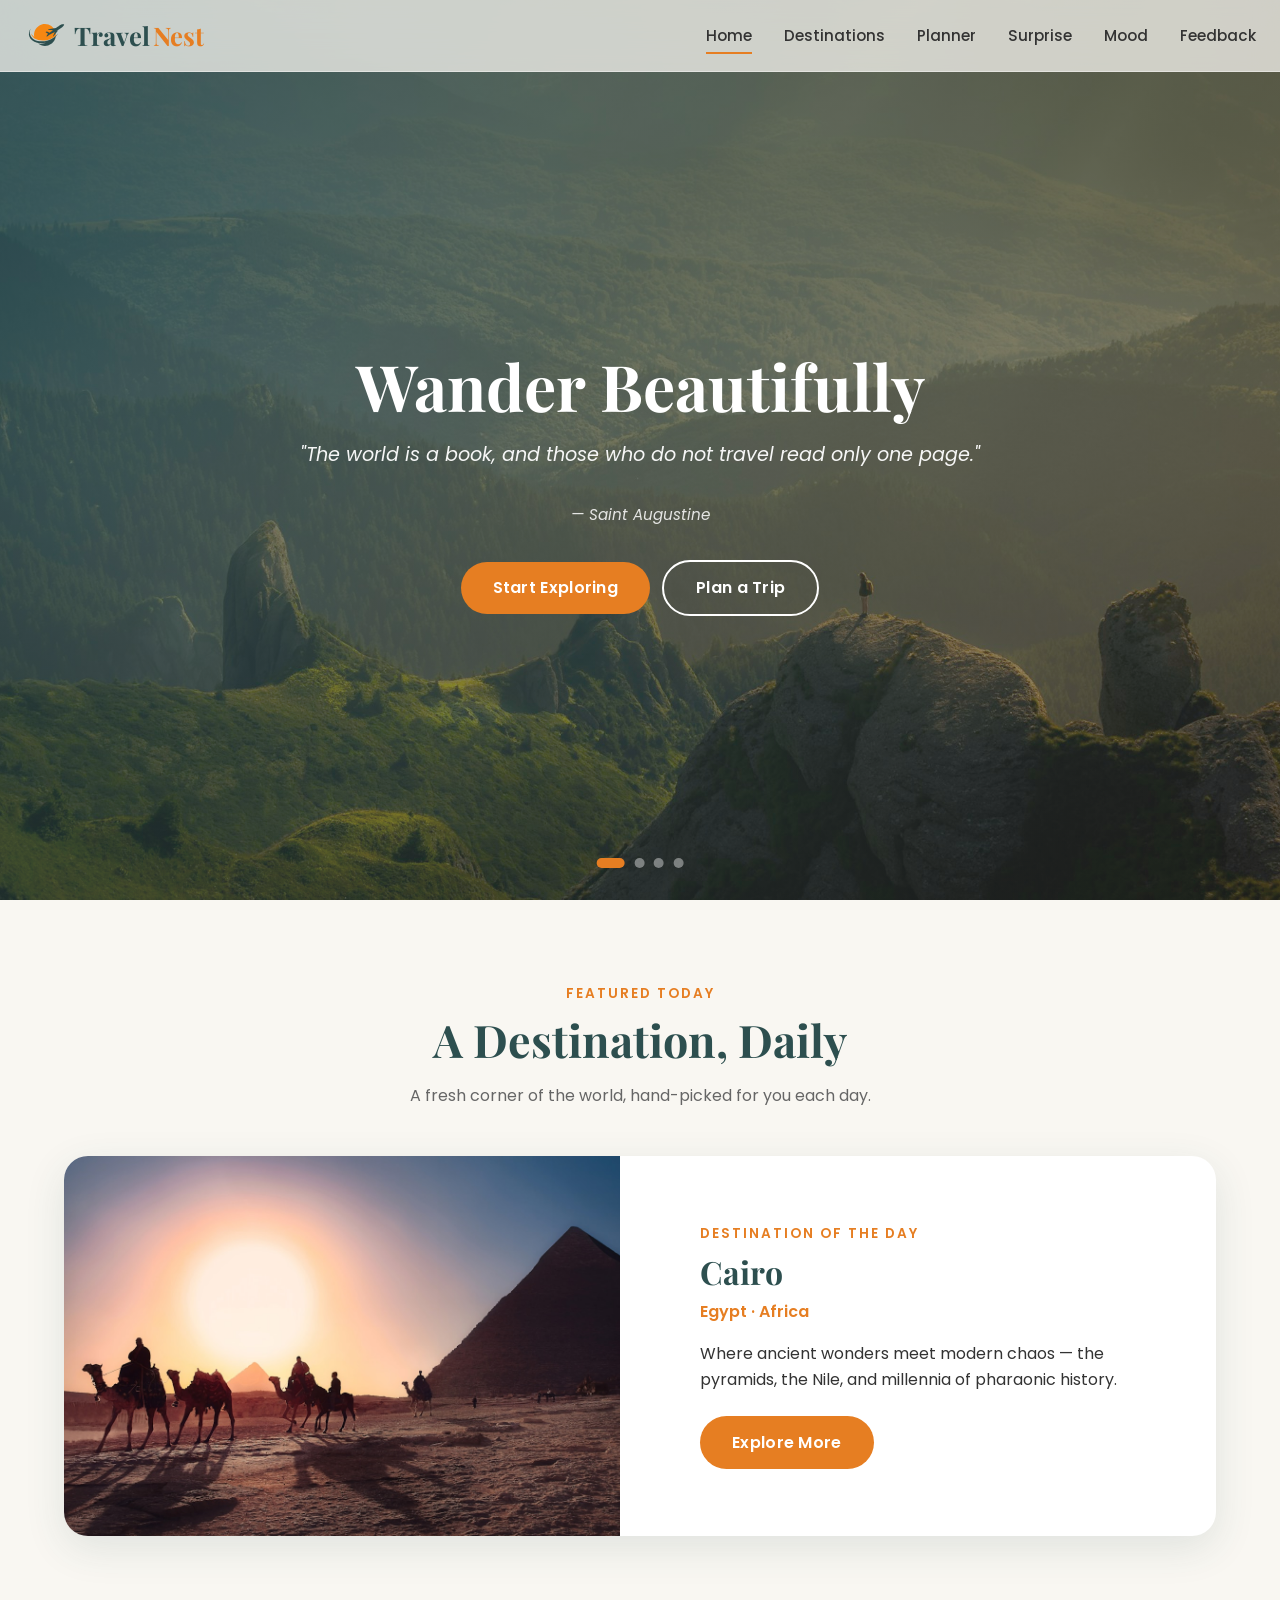
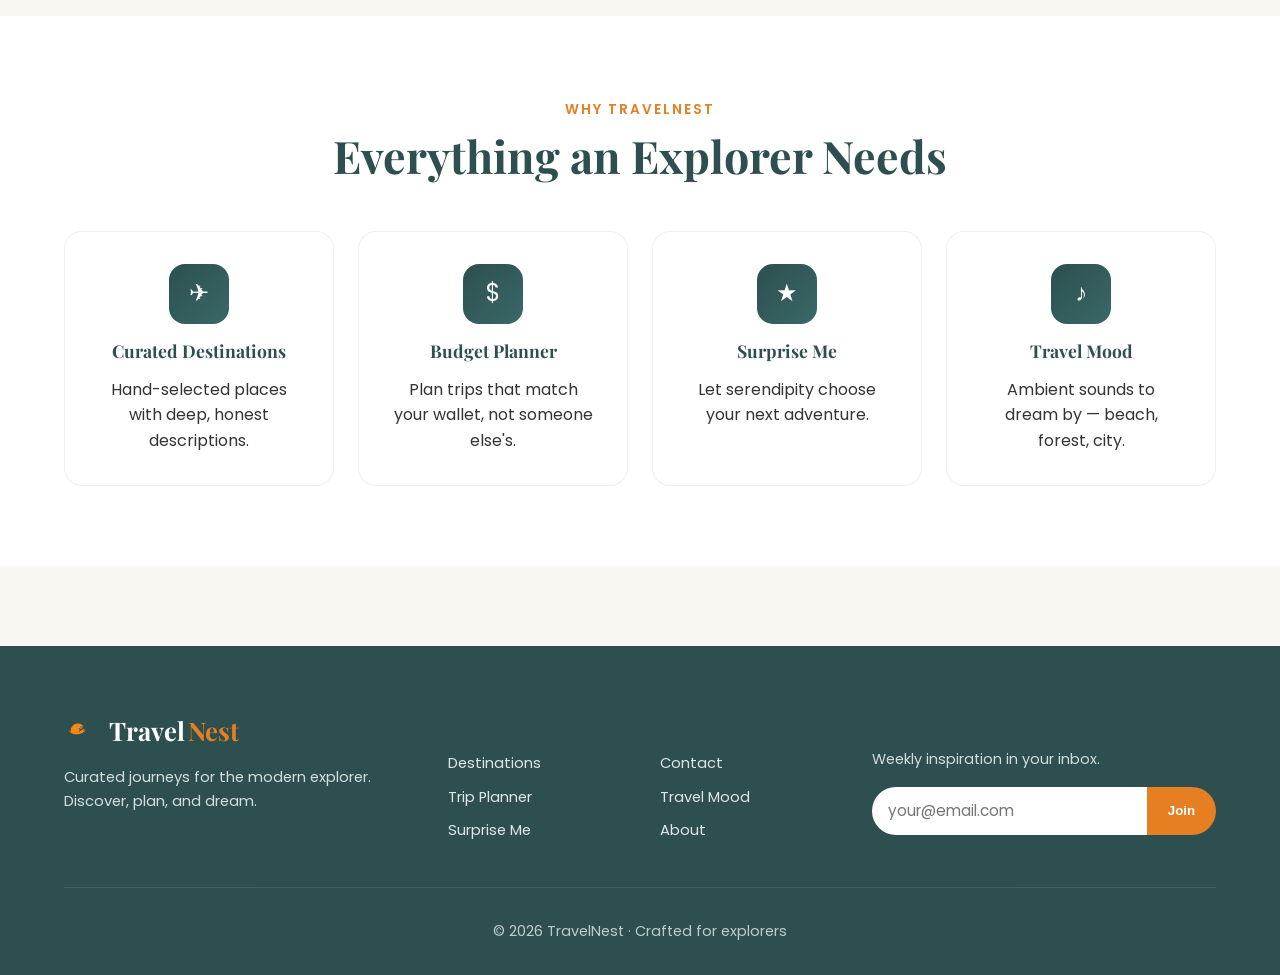
<file: index.html>
<!DOCTYPE html><html lang="en"><head><meta charset="UTF-8"><meta name="viewport" content="width=device-width,initial-scale=1">
<link rel="manifest" href="manifest.json">
<meta name="theme-color" content="#2D4F4F">
<link rel="icon" href="icons/favicon.svg" type="image/svg+xml">
<link rel="apple-touch-icon" href="icons/icon-512.png">
<link rel="preconnect" href="https://fonts.googleapis.com">
<link rel="preconnect" href="https://fonts.gstatic.com" crossorigin>
<link href="https://fonts.googleapis.com/css2?family=Playfair+Display:wght@600;700&family=Poppins:wght@300;400;500;600;700&display=swap" rel="stylesheet">
<link rel="stylesheet" href="css/styles.css"><title>TravelNest — Curated Journeys for Modern Explorers</title>
<meta name="description" content="Discover handpicked destinations, plan your trip budget, and find your travel mood with TravelNest.">
</head><body>
<nav class="nav"><div class="nav-inner">
<a href="index.html" class="logo"><img src="icons/logo.svg" alt="TravelNest logo" class="brand-logo">Travel<span>Nest</span></a>
<ul class="nav-links">
<li><a href="index.html">Home</a></li>
<li><a href="destinations.html">Destinations</a></li>
<li><a href="planner.html">Planner</a></li>
<li><a href="random.html">Surprise</a></li>
<li><a href="mood.html">Mood</a></li>
<li><a href="feedback.html">Feedback</a></li>
</ul>
<button class="hamburger" aria-label="Menu"><span></span><span></span><span></span></button>
</div></nav>
<header class="hero"><div id="hero-stage"></div>
<div class="hero-content"><h1>Wander Beautifully</h1>
<p id="hero-quote">"The world is a book, and those who do not travel read only one page."</p>
<p id="hero-author" style="font-size:.95rem;opacity:.85;margin-bottom:2rem">— Saint Augustine</p>
<a href="destinations.html" class="btn">Start Exploring</a>
<a href="planner.html" class="btn btn-outline" style="margin-left:.5rem;color:#fff;border-color:#fff">Plan a Trip</a></div>
<div class="hero-dots" id="hero-dots"></div></header>

<section class="section"><div class="container">
<div class="section-head reveal"><span class="eyebrow">Featured Today</span><h2>A Destination, Daily</h2><p>A fresh corner of the world, hand-picked for you each day.</p></div>
<div class="dotd reveal" id="dotd"></div>
</div></section>

<section class="section" style="background:#fff"><div class="container">
<div class="section-head reveal"><span class="eyebrow">Why TravelNest</span><h2>Everything an Explorer Needs</h2></div>
<div class="features">
<div class="feature reveal"><div class="feature-icon">✈</div><h3>Curated Destinations</h3><p>Hand-selected places with deep, honest descriptions.</p></div>
<div class="feature reveal"><div class="feature-icon">$</div><h3>Budget Planner</h3><p>Plan trips that match your wallet, not someone else's.</p></div>
<div class="feature reveal"><div class="feature-icon">★</div><h3>Surprise Me</h3><p>Let serendipity choose your next adventure.</p></div>
<div class="feature reveal"><div class="feature-icon">♪</div><h3>Travel Mood</h3><p>Ambient sounds to dream by — beach, forest, city.</p></div>
</div></div></section>

<footer><div class="container"><div class="footer-grid">
<div><div class="logo" style="color:#fff"><img src="icons/logo.svg" alt="TravelNest logo" class="footer-logo">Travel<span>Nest</span></div><p style="opacity:.8;margin-top:.8rem;font-size:.92rem">Curated journeys for the modern explorer. Discover, plan, and dream.</p></div>
<div><h3>Explore</h3><a href="destinations.html">Destinations</a><a href="planner.html">Trip Planner</a><a href="random.html">Surprise Me</a></div>
<div><h3>Company</h3><a href="feedback.html">Contact</a><a href="mood.html">Travel Mood</a><a href="#">About</a></div>
<div><h3>Newsletter</h3><p style="opacity:.8;font-size:.9rem">Weekly inspiration in your inbox.</p>
<form id="newsletter-form" class="newsletter"><input type="email" placeholder="your@email.com" required><button type="submit">Join</button></form></div>
</div><div class="footer-bottom">© 2026 TravelNest · Crafted for explorers</div></div></footer>
<div class="modal" id="modal"><div class="modal-box" id="modal-body"></div></div>
<script src="js/data.js"></script><script src="js/main.js"></script>
<script>initHome();</script></body></html>
</file>
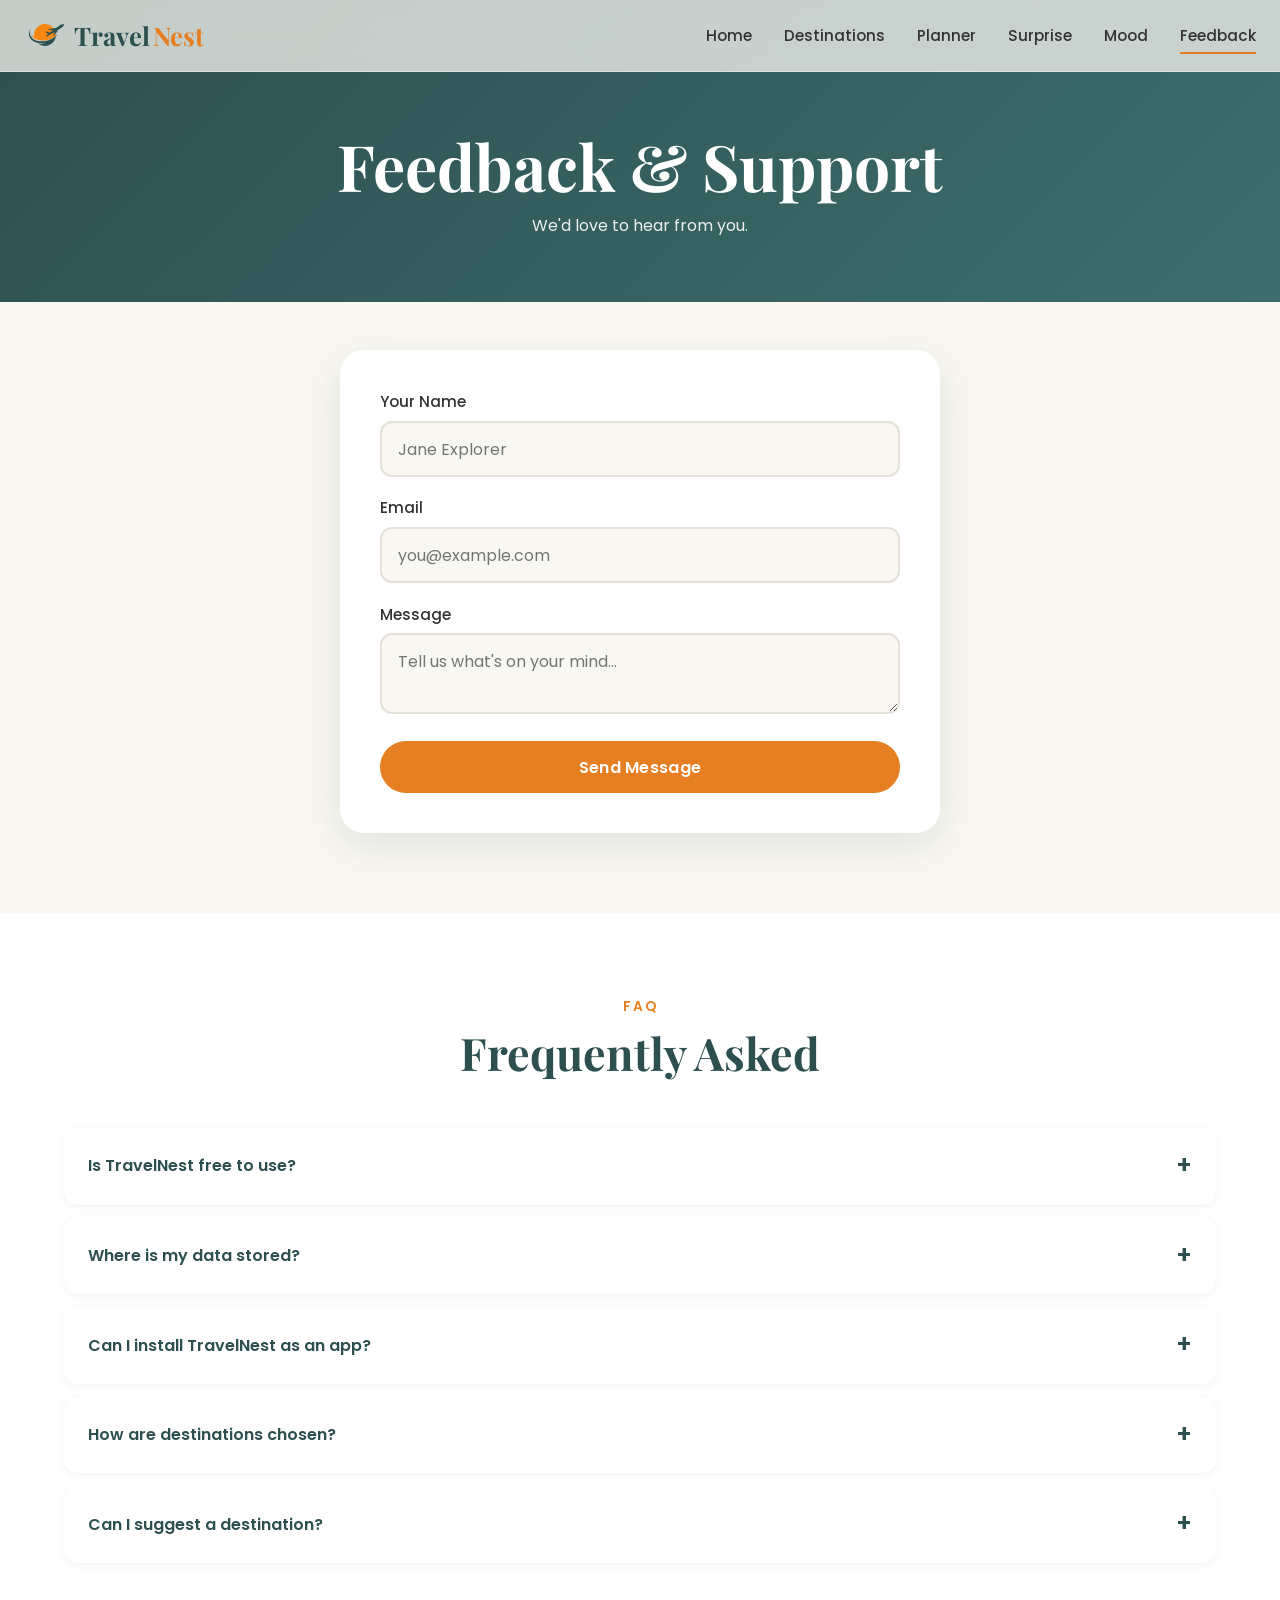
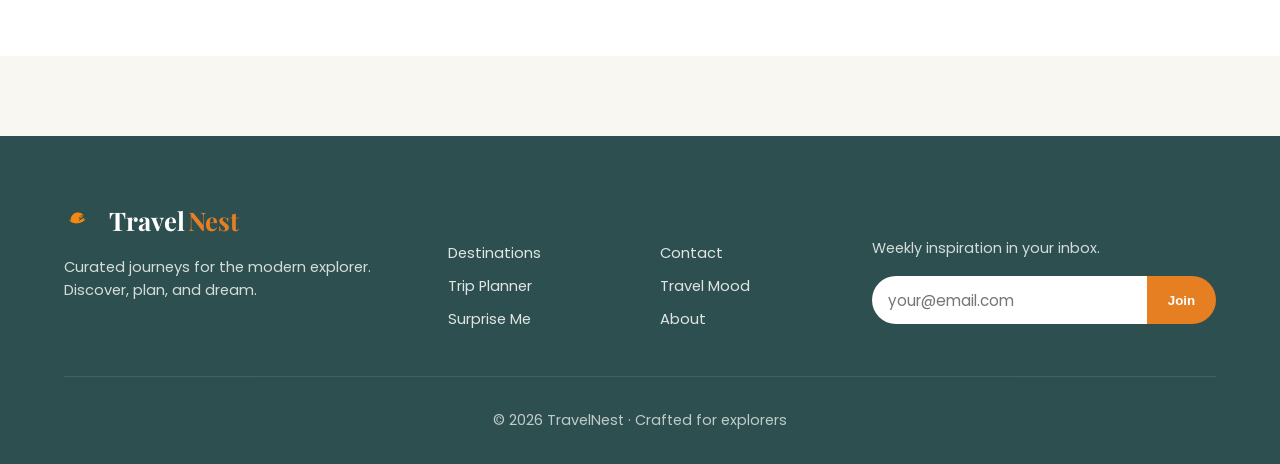
<file: feedback.html>
<!DOCTYPE html><html lang="en"><head><meta charset="UTF-8"><meta name="viewport" content="width=device-width,initial-scale=1">
<link rel="manifest" href="manifest.json">
<meta name="theme-color" content="#2D4F4F">
<link rel="icon" href="icons/favicon.svg" type="image/svg+xml">
<link rel="apple-touch-icon" href="icons/icon-512.png">
<link rel="preconnect" href="https://fonts.googleapis.com">
<link rel="preconnect" href="https://fonts.gstatic.com" crossorigin>
<link href="https://fonts.googleapis.com/css2?family=Playfair+Display:wght@600;700&family=Poppins:wght@300;400;500;600;700&display=swap" rel="stylesheet">
<link rel="stylesheet" href="css/styles.css"><title>Feedback & Support — TravelNest</title>
<meta name="description" content="Get in touch with TravelNest and browse common questions.">
</head><body>
<nav class="nav"><div class="nav-inner">
<a href="index.html" class="logo"><img src="icons/logo.svg" alt="TravelNest logo" class="brand-logo">Travel<span>Nest</span></a>
<ul class="nav-links">
<li><a href="index.html">Home</a></li>
<li><a href="destinations.html">Destinations</a></li>
<li><a href="planner.html">Planner</a></li>
<li><a href="random.html">Surprise</a></li>
<li><a href="mood.html">Mood</a></li>
<li><a href="feedback.html">Feedback</a></li>
</ul>
<button class="hamburger" aria-label="Menu"><span></span><span></span><span></span></button>
</div></nav>
<section class="page-hero"><h1>Feedback & Support</h1><p>We'd love to hear from you.</p></section>
<div class="section" style="padding-top:0"><div class="container">
<div class="form-card reveal">
<div class="success" id="fb-success"></div>
<form id="feedback-form" novalidate>
<div class="field"><label>Your Name</label><input type="text" name="name" placeholder="Jane Explorer"><div class="error" id="e-name"></div></div>
<div class="field"><label>Email</label><input type="email" name="email" placeholder="you@example.com"><div class="error" id="e-email"></div></div>
<div class="field"><label>Message</label><textarea name="message" placeholder="Tell us what's on your mind…"></textarea><div class="error" id="e-msg"></div></div>
<button class="btn" type="submit" style="width:100%">Send Message</button>
</form>
</div>
</div></div>

<section class="section" style="background:#fff"><div class="container">
<div class="section-head reveal"><span class="eyebrow">FAQ</span><h2>Frequently Asked</h2></div>
<div class="faq reveal">
<div class="faq-item"><div class="faq-q">Is TravelNest free to use?</div><div class="faq-a"><p>Yes — every feature on TravelNest is free. We're a discovery platform first.</p></div></div>
<div class="faq-item"><div class="faq-q">Where is my data stored?</div><div class="faq-a"><p>Your saved budgets, wishlist, and feedback live in your browser's localStorage — nothing leaves your device.</p></div></div>
<div class="faq-item"><div class="faq-q">Can I install TravelNest as an app?</div><div class="faq-a"><p>Absolutely. TravelNest is a Progressive Web App — add it to your home screen from your browser menu.</p></div></div>
<div class="faq-item"><div class="faq-q">How are destinations chosen?</div><div class="faq-a"><p>Our team curates each destination by hand, focusing on cultural depth, natural beauty, and traveler value.</p></div></div>
<div class="faq-item"><div class="faq-q">Can I suggest a destination?</div><div class="faq-a"><p>Yes — please use the form above and tell us where we should go next.</p></div></div>
</div>
</div></section>
<footer><div class="container"><div class="footer-grid">
<div><div class="logo" style="color:#fff"><img src="icons/logo.svg" alt="TravelNest logo" class="footer-logo">Travel<span>Nest</span></div><p style="opacity:.8;margin-top:.8rem;font-size:.92rem">Curated journeys for the modern explorer. Discover, plan, and dream.</p></div>
<div><h3>Explore</h3><a href="destinations.html">Destinations</a><a href="planner.html">Trip Planner</a><a href="random.html">Surprise Me</a></div>
<div><h3>Company</h3><a href="feedback.html">Contact</a><a href="mood.html">Travel Mood</a><a href="#">About</a></div>
<div><h3>Newsletter</h3><p style="opacity:.8;font-size:.9rem">Weekly inspiration in your inbox.</p>
<form id="newsletter-form" class="newsletter"><input type="email" placeholder="your@email.com" required><button type="submit">Join</button></form></div>
</div><div class="footer-bottom">© 2026 TravelNest · Crafted for explorers</div></div></footer>
<script src="js/data.js"></script><script src="js/main.js"></script><script>initFeedback();</script>
</body></html>
</file>
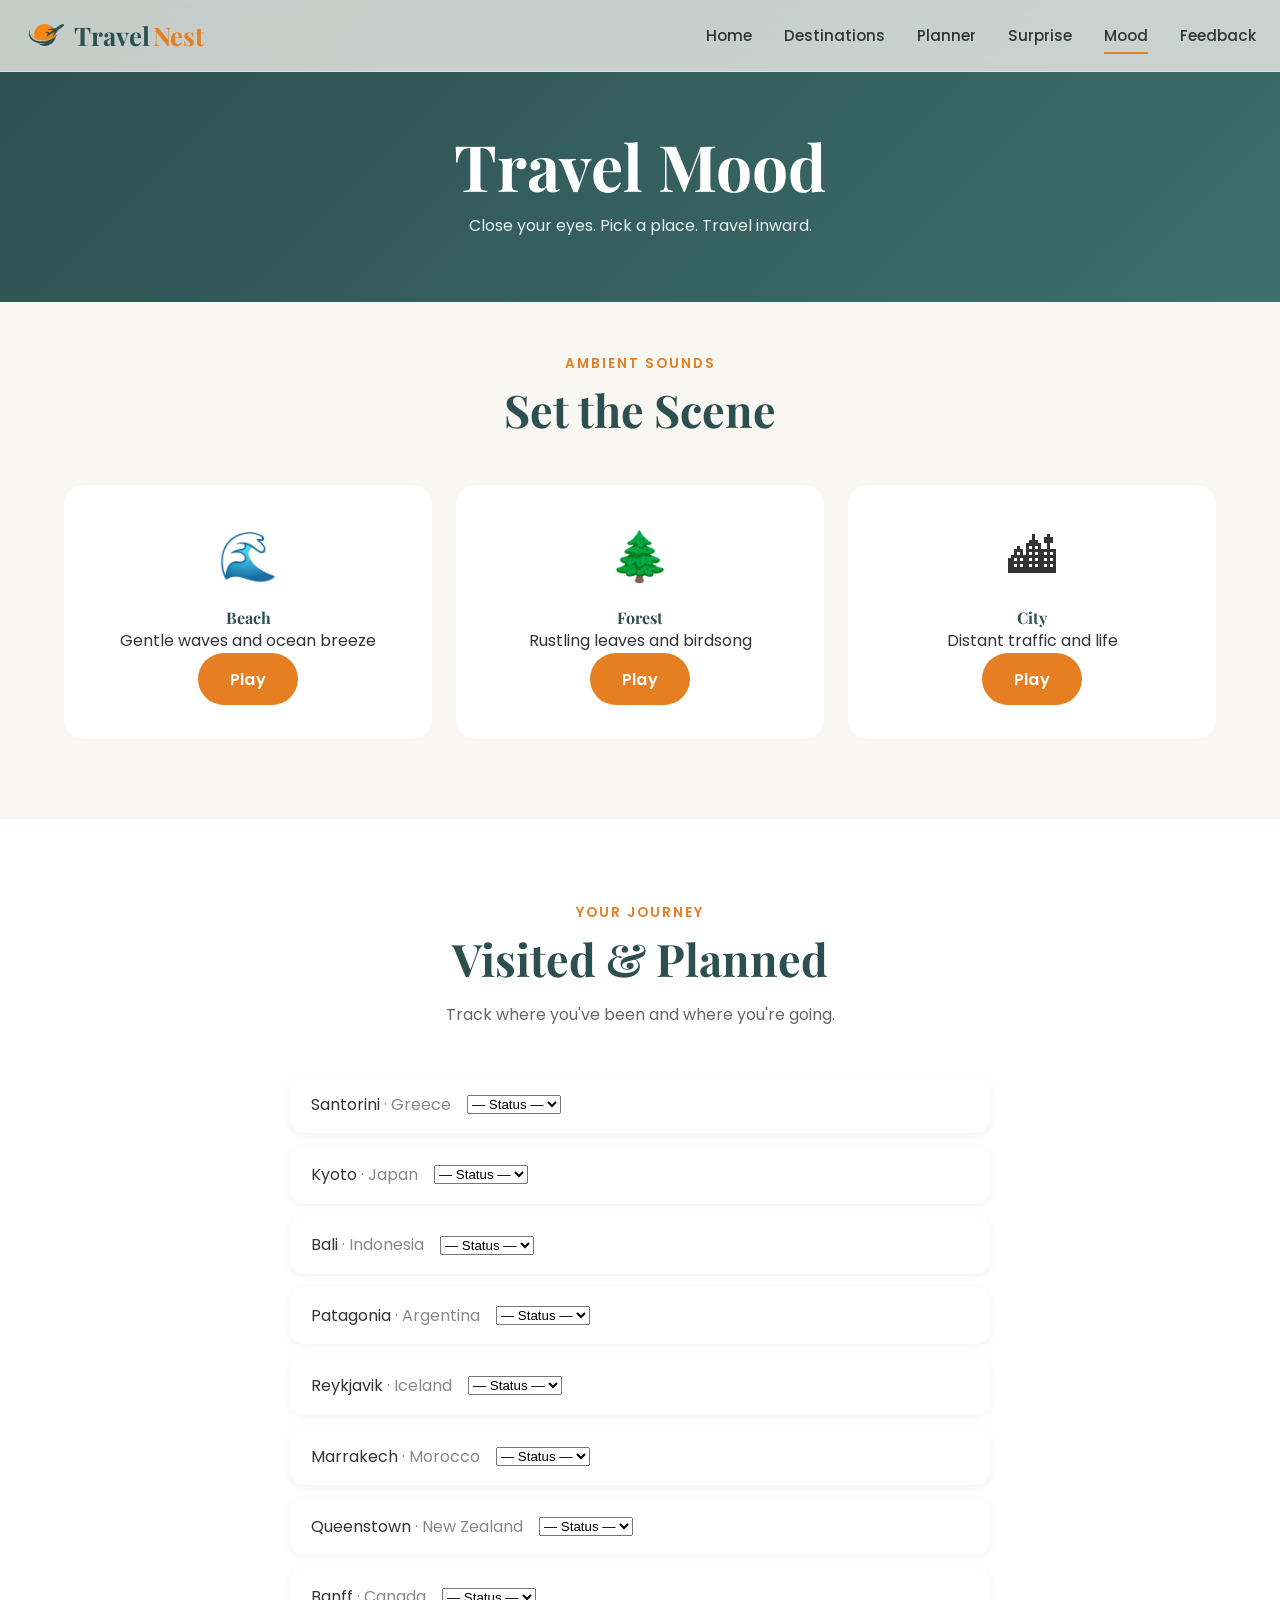
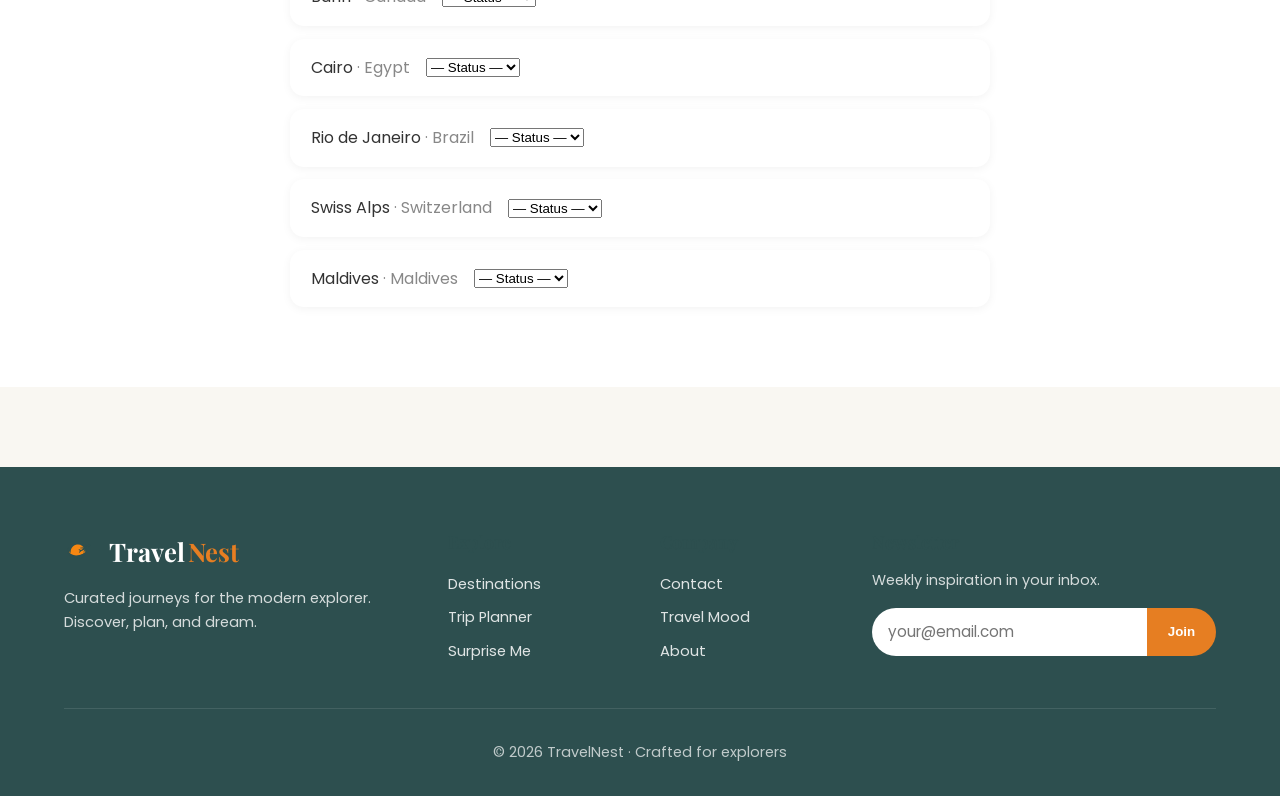
<file: mood.html>
<!DOCTYPE html><html lang="en"><head><meta charset="UTF-8"><meta name="viewport" content="width=device-width,initial-scale=1">
<link rel="manifest" href="manifest.json">
<meta name="theme-color" content="#2D4F4F">
<link rel="icon" href="icons/favicon.svg" type="image/svg+xml">
<link rel="apple-touch-icon" href="icons/icon-512.png">
<link rel="preconnect" href="https://fonts.googleapis.com">
<link rel="preconnect" href="https://fonts.gstatic.com" crossorigin>
<link href="https://fonts.googleapis.com/css2?family=Playfair+Display:wght@600;700&family=Poppins:wght@300;400;500;600;700&display=swap" rel="stylesheet">
<link rel="stylesheet" href="css/styles.css"><title>Travel Mood — TravelNest</title>
<meta name="description" content="Set the mood with ambient travel sounds and track your destinations.">
</head><body>
<nav class="nav"><div class="nav-inner">
<a href="index.html" class="logo"><img src="icons/logo.svg" alt="TravelNest logo" class="brand-logo">Travel<span>Nest</span></a>
<ul class="nav-links">
<li><a href="index.html">Home</a></li>
<li><a href="destinations.html">Destinations</a></li>
<li><a href="planner.html">Planner</a></li>
<li><a href="random.html">Surprise</a></li>
<li><a href="mood.html">Mood</a></li>
<li><a href="feedback.html">Feedback</a></li>
</ul>
<button class="hamburger" aria-label="Menu"><span></span><span></span><span></span></button>
</div></nav>
<section class="page-hero"><h1>Travel Mood</h1><p>Close your eyes. Pick a place. Travel inward.</p></section>
<div class="section" style="padding-top:0"><div class="container">
<div class="section-head reveal"><span class="eyebrow">Ambient Sounds</span><h2>Set the Scene</h2></div>
<div class="mood-grid" id="mood-grid">
<div class="mood-card reveal" data-mood="beach"><div class="mood-icon">🌊</div><h4>Beach</h4><p>Gentle waves and ocean breeze</p><button class="btn">Play</button></div>
<div class="mood-card reveal" data-mood="forest"><div class="mood-icon">🌲</div><h4>Forest</h4><p>Rustling leaves and birdsong</p><button class="btn">Play</button></div>
<div class="mood-card reveal" data-mood="city"><div class="mood-icon">🏙</div><h4>City</h4><p>Distant traffic and life</p><button class="btn">Play</button></div>
</div>
</div></div>
<section class="section" style="background:#fff"><div class="container">
<div class="section-head reveal"><span class="eyebrow">Your Journey</span><h2>Visited & Planned</h2><p>Track where you've been and where you're going.</p></div>
<div class="checklist reveal" id="checklist"></div>
</div></section>
<footer><div class="container"><div class="footer-grid">
<div><div class="logo" style="color:#fff"><img src="icons/logo.svg" alt="TravelNest logo" class="footer-logo">Travel<span>Nest</span></div><p style="opacity:.8;margin-top:.8rem;font-size:.92rem">Curated journeys for the modern explorer. Discover, plan, and dream.</p></div>
<div><h3>Explore</h3><a href="destinations.html">Destinations</a><a href="planner.html">Trip Planner</a><a href="random.html">Surprise Me</a></div>
<div><h3>Company</h3><a href="feedback.html">Contact</a><a href="mood.html">Travel Mood</a><a href="#">About</a></div>
<div><h3>Newsletter</h3><p style="opacity:.8;font-size:.9rem">Weekly inspiration in your inbox.</p>
<form id="newsletter-form" class="newsletter"><input type="email" placeholder="your@email.com" required><button type="submit">Join</button></form></div>
</div><div class="footer-bottom">© 2026 TravelNest · Crafted for explorers</div></div></footer>
<script src="js/data.js"></script><script src="js/main.js"></script><script>initMood();</script>
</body></html>
</file>
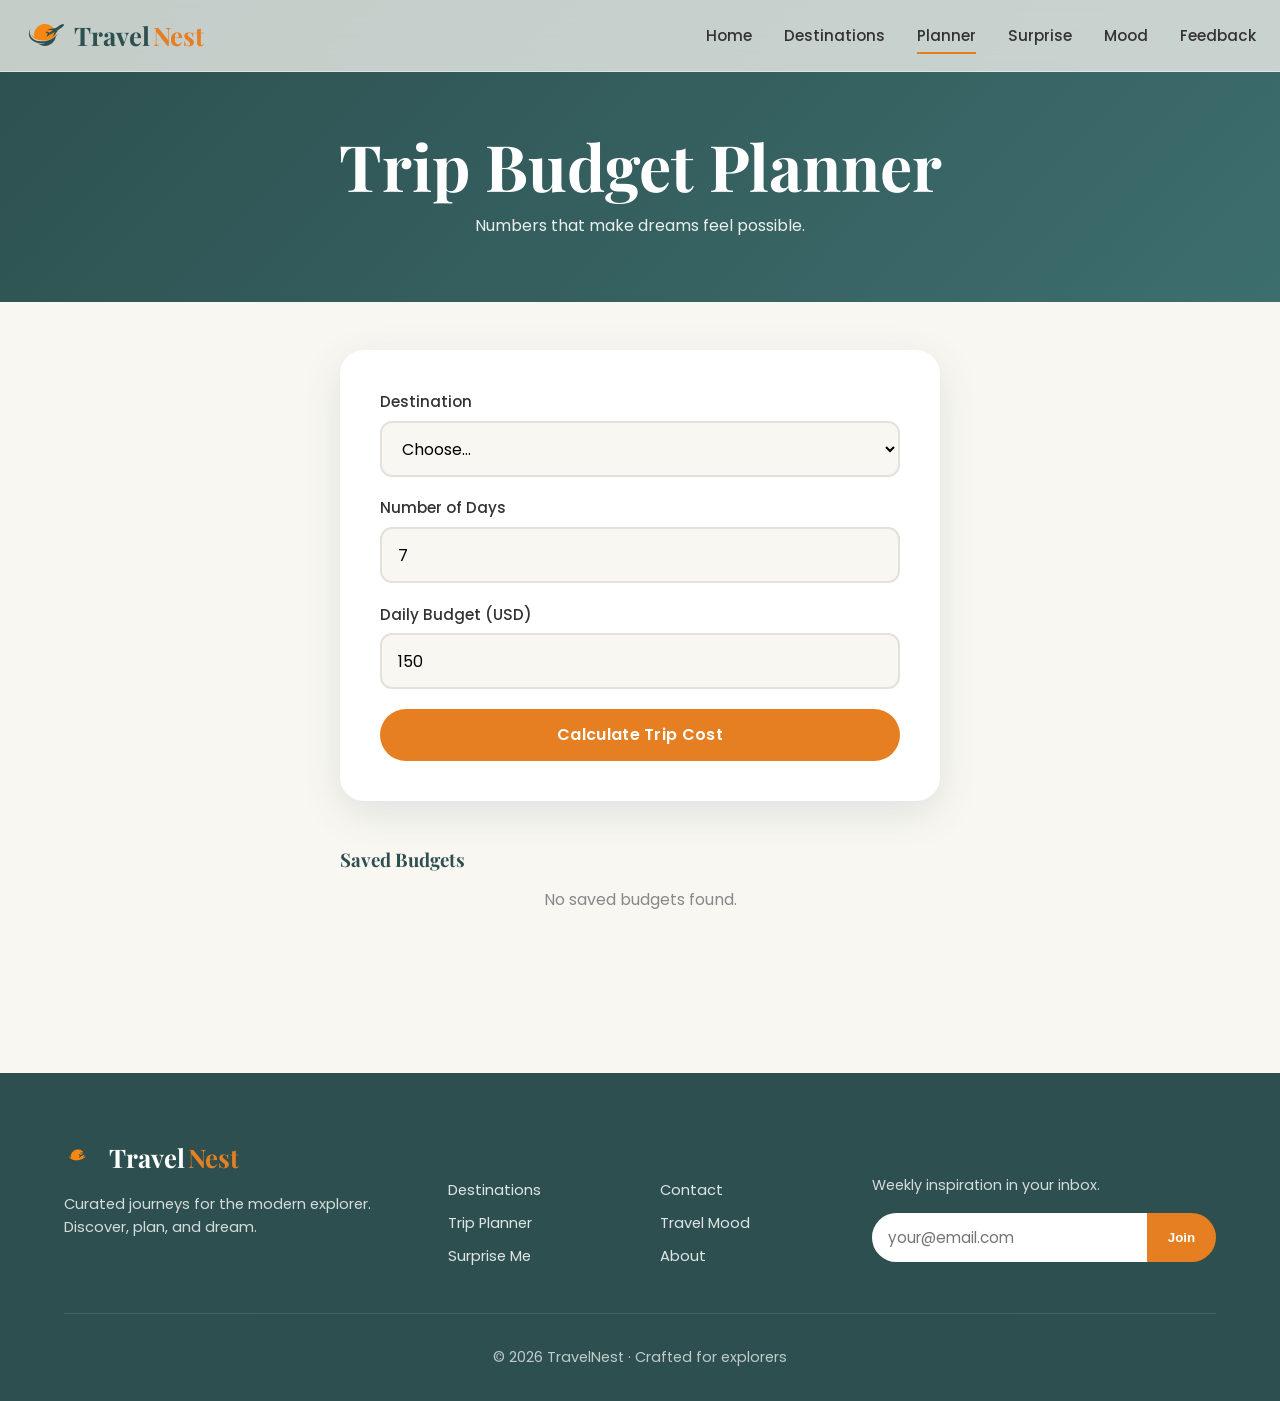
<file: planner.html>
<!DOCTYPE html><html lang="en"><head><meta charset="UTF-8"><meta name="viewport" content="width=device-width,initial-scale=1">
<link rel="manifest" href="manifest.json">
<meta name="theme-color" content="#2D4F4F">
<link rel="icon" href="icons/favicon.svg" type="image/svg+xml">
<link rel="apple-touch-icon" href="icons/icon-512.png">
<link rel="preconnect" href="https://fonts.googleapis.com">
<link rel="preconnect" href="https://fonts.gstatic.com" crossorigin>
<link href="https://fonts.googleapis.com/css2?family=Playfair+Display:wght@600;700&family=Poppins:wght@300;400;500;600;700&display=swap" rel="stylesheet">
<link rel="stylesheet" href="css/styles.css"><title>Trip Budget Planner — TravelNest</title>
<meta name="description" content="Calculate your trip budget and save plans locally.">
</head><body>
<nav class="nav"><div class="nav-inner">
<a href="index.html" class="logo"><img src="icons/logo.svg" alt="TravelNest logo" class="brand-logo">Travel<span>Nest</span></a>
<ul class="nav-links">
<li><a href="index.html">Home</a></li>
<li><a href="destinations.html">Destinations</a></li>
<li><a href="planner.html">Planner</a></li>
<li><a href="random.html">Surprise</a></li>
<li><a href="mood.html">Mood</a></li>
<li><a href="feedback.html">Feedback</a></li>
</ul>
<button class="hamburger" aria-label="Menu"><span></span><span></span><span></span></button>
</div></nav>
<section class="page-hero"><h1>Trip Budget Planner</h1><p>Numbers that make dreams feel possible.</p></section>
<div class="section" style="padding-top:0"><div class="container">
<div class="form-card reveal">
<form id="planner-form">
<div class="field"><label>Destination</label><select id="p-dest" required><option value="">Choose…</option></select></div>
<div class="field"><label>Number of Days</label><input type="number" id="p-days" min="1" max="60" value="7" required></div>
<div class="field"><label>Daily Budget (USD)</label><input type="number" id="p-daily" min="10" value="150" required></div>
<button class="btn" type="submit" style="width:100%">Calculate Trip Cost</button>
</form>
<div class="result" id="p-result"></div>
</div>
<div style="max-width:600px;margin:3rem auto 0">
<h3 style="margin-bottom:1rem">Saved Budgets</h3>
<div class="saved" id="saved-budgets"></div>
</div>
</div></div>
<footer><div class="container"><div class="footer-grid">
<div><div class="logo" style="color:#fff"><img src="icons/logo.svg" alt="TravelNest logo" class="footer-logo">Travel<span>Nest</span></div><p style="opacity:.8;margin-top:.8rem;font-size:.92rem">Curated journeys for the modern explorer. Discover, plan, and dream.</p></div>
<div><h3>Explore</h3><a href="destinations.html">Destinations</a><a href="planner.html">Trip Planner</a><a href="random.html">Surprise Me</a></div>
<div><h3>Company</h3><a href="feedback.html">Contact</a><a href="mood.html">Travel Mood</a><a href="#">About</a></div>
<div><h3>Newsletter</h3><p style="opacity:.8;font-size:.9rem">Weekly inspiration in your inbox.</p>
<form id="newsletter-form" class="newsletter"><input type="email" placeholder="your@email.com" required><button type="submit">Join</button></form></div>
</div><div class="footer-bottom">© 2026 TravelNest · Crafted for explorers</div></div></footer>
<script src="js/data.js"></script><script src="js/main.js"></script><script>initPlanner();</script>
</body></html>
</file>
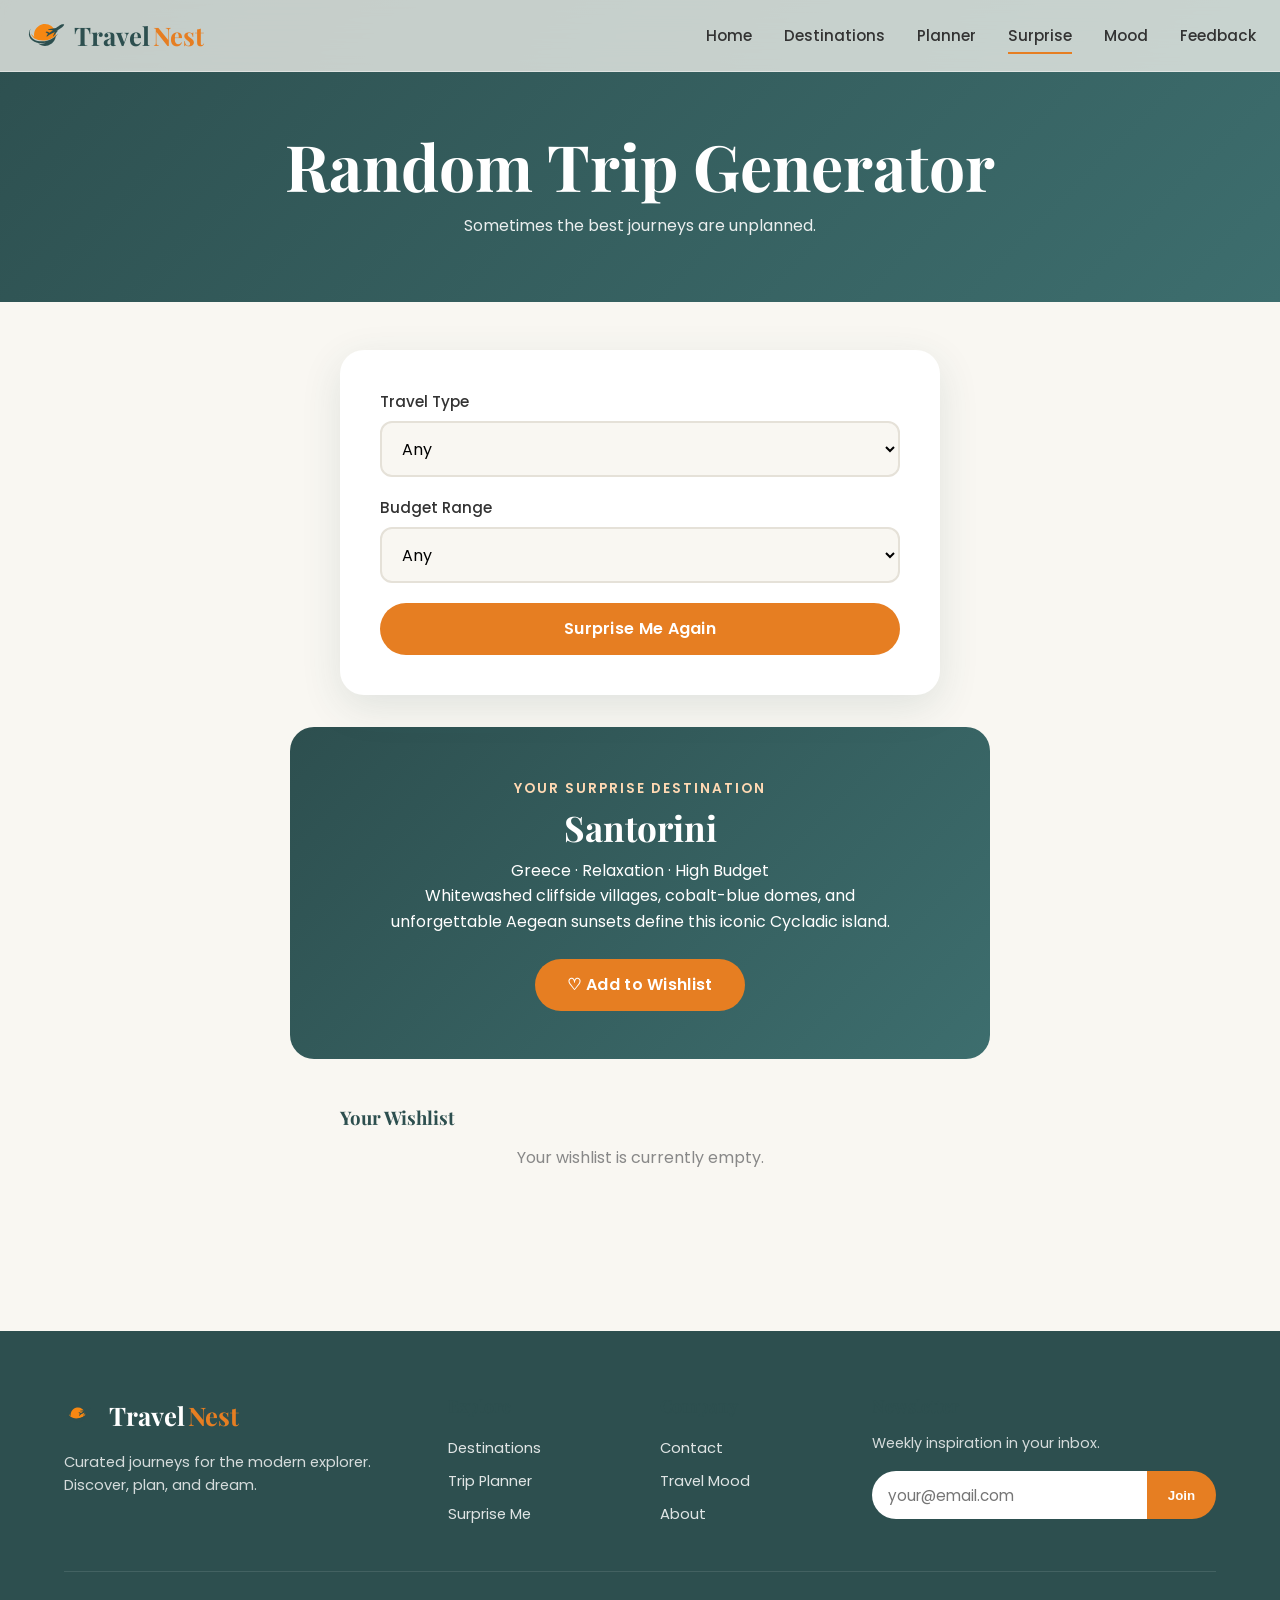
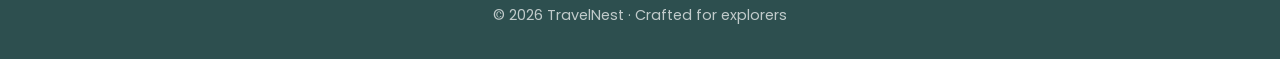
<file: random.html>
<!DOCTYPE html><html lang="en"><head><meta charset="UTF-8"><meta name="viewport" content="width=device-width,initial-scale=1">
<link rel="manifest" href="manifest.json">
<meta name="theme-color" content="#2D4F4F">
<link rel="icon" href="icons/favicon.svg" type="image/svg+xml">
<link rel="apple-touch-icon" href="icons/icon-512.png">
<link rel="preconnect" href="https://fonts.googleapis.com">
<link rel="preconnect" href="https://fonts.gstatic.com" crossorigin>
<link href="https://fonts.googleapis.com/css2?family=Playfair+Display:wght@600;700&family=Poppins:wght@300;400;500;600;700&display=swap" rel="stylesheet">
<link rel="stylesheet" href="css/styles.css"><title>Surprise Me — TravelNest</title>
<meta name="description" content="A random destination, picked just for your mood and budget.">
</head><body>
<nav class="nav"><div class="nav-inner">
<a href="index.html" class="logo"><img src="icons/logo.svg" alt="TravelNest logo" class="brand-logo">Travel<span>Nest</span></a>
<ul class="nav-links">
<li><a href="index.html">Home</a></li>
<li><a href="destinations.html">Destinations</a></li>
<li><a href="planner.html">Planner</a></li>
<li><a href="random.html">Surprise</a></li>
<li><a href="mood.html">Mood</a></li>
<li><a href="feedback.html">Feedback</a></li>
</ul>
<button class="hamburger" aria-label="Menu"><span></span><span></span><span></span></button>
</div></nav>
<section class="page-hero"><h1>Random Trip Generator</h1><p>Sometimes the best journeys are unplanned.</p></section>
<div class="section" style="padding-top:0"><div class="container">
<div class="form-card reveal">
<div class="field"><label>Travel Type</label><select id="r-type">
<option value="">Any</option><option>Adventure</option><option>Relaxation</option><option>Cultural</option><option>Nature</option>
</select></div>
<div class="field"><label>Budget Range</label><select id="r-budget">
<option value="">Any</option><option>Low</option><option>Medium</option><option>High</option>
</select></div>
<button class="btn" id="surprise-btn" style="width:100%"> Surprise Me Again</button>
</div>
<div id="surprise-out" style="max-width:700px;margin:2rem auto 0"></div>
<div style="max-width:600px;margin:3rem auto 0">
<h3 style="margin-bottom:1rem">Your Wishlist</h3>
<div class="saved" id="wishlist"></div>
</div>
</div></div>
<footer><div class="container"><div class="footer-grid">
<div><div class="logo" style="color:#fff"><img src="icons/logo.svg" alt="TravelNest logo" class="footer-logo">Travel<span>Nest</span></div><p style="opacity:.8;margin-top:.8rem;font-size:.92rem">Curated journeys for the modern explorer. Discover, plan, and dream.</p></div>
<div><h3>Explore</h3><a href="destinations.html">Destinations</a><a href="planner.html">Trip Planner</a><a href="random.html">Surprise Me</a></div>
<div><h3>Company</h3><a href="feedback.html">Contact</a><a href="mood.html">Travel Mood</a><a href="#">About</a></div>
<div><h3>Newsletter</h3><p style="opacity:.8;font-size:.9rem">Weekly inspiration in your inbox.</p>
<form id="newsletter-form" class="newsletter"><input type="email" placeholder="your@email.com" required><button type="submit">Join</button></form></div>
</div><div class="footer-bottom">© 2026 TravelNest · Crafted for explorers</div></div></footer>
<script src="js/data.js"></script><script src="js/main.js"></script><script>initRandom();</script>
</body></html>
</file>
<file: css/styles.css>
/* System design*/

:root {
  --nature: #2D4F4F; 
  --sunset: #E67E22; 
  --sand: #F9F7F2; 
  --charcoal: #333;
  --glass: rgba(249, 247, 242, 0.75); 
  --shadow: 0 12px 40px rgba(45, 79, 79, 0.12);
  --transition: all 0.3s cubic-bezier(0.4, 0, 0.2, 1);
}

* { box-sizing: border-box; margin: 0; padding: 0; }
html { scroll-behavior: smooth; }

body { 
    font-family: 'Poppins', sans-serif; 
    background: var(--sand); 
    color: var(--charcoal); 
    line-height: 1.6; 
    overflow-x: hidden; 
}

h1, h2, h3, h4 { 
    font-family: 'Playfair Display', serif; 
    color: var(--nature); 
    font-weight: 700; 
    line-height: 1.2; 
}

h1 { font-size: clamp(2.2rem, 5vw, 4.2rem); }
h2 { font-size: clamp(1.8rem, 3.5vw, 2.8rem); margin-bottom: 1rem; }

a { color: inherit; text-decoration: none; transition: var(--transition); }
img { max-width: 100%; display: block; }

.container { max-width: 1200px; margin: 0 auto; padding: 0 1.5rem; }

/* BUTTONS - Professional UX */
.btn { 
    display: inline-block; 
    padding: .85rem 2rem; 
    background: var(--sunset); 
    color: #fff; 
    border: none; 
    border-radius: 50px; 
    font-weight: 600; 
    cursor: pointer; 
    font-family: inherit; 
    font-size: 1rem; 
    transition: var(--transition); 
    letter-spacing: .3px; 
}
.btn:hover { 
    transform: translateY(-3px); 
    box-shadow: 0 10px 25px rgba(230, 126, 34, 0.4); 
    background: #d56b10; 
}
.btn-outline { 
    background: transparent; 
    color: var(--nature); 
    border: 2px solid var(--nature); 
}
.btn-outline:hover { 
    background: var(--nature); 
    color: #fff; 
}

/* NAV - High-End Glassmorphism */
.nav { 
    position: fixed; 
    top: 0; left: 0; right: 0; 
    z-index: 100; 
    background: var(--glass); 
    backdrop-filter: blur(15px); 
    -webkit-backdrop-filter: blur(15px); 
    border-bottom: 1px solid rgba(255, 255, 255, 0.4); 
    transition: var(--transition); 
}
.nav-inner { 
    display: flex; 
    justify-content: space-between; 
    align-items: center; 
    padding: 0.8rem 1.5rem; 
    max-width: 1300px; 
    margin: 0 auto; 
}

/* LOGO ALIGNMENT - */
.logo { 
    display: inline-flex; 
    align-items: center; 
    gap: 5px; 
    font-family: 'Playfair Display', serif; 
    font-size: 1.6rem; 
    font-weight: 700; 
    color: var(--nature); 
    text-decoration: none; 
}

.logo:hover { opacity: 0.8; }
.logo span { 
    color: var(--sunset); 
    margin-left: -2px; 
}
.brand-logo { 
    height: 45px; 
    width: auto; 
    display: block; 
    object-fit: contain; 
    flex-shrink: 0; 
}
/* Footer Logo Specific Styling */
.footer-logo {
    height: 30px; 
    width: auto;
    margin-right: 10px;
}


footer .logo {
    display: inline-flex;
    align-items: center;
    gap: 5px;
}

@media (max-width: 520px) { 
    .logo { font-size: 1.25rem; } 
    .brand-logo { height: 32px; } 
}

.nav-links { display: flex; gap: 2rem; list-style: none; }
.nav-links a { 
    font-weight: 500; 
    position: relative; 
    padding: .3rem 0; 
    font-size: .95rem; 
}
.nav-links a::after { 
    content: ''; position: absolute; left: 0; bottom: -4px; 
    width: 0; height: 2px; background: var(--sunset); transition: var(--transition); 
}
.nav-links a:hover::after, .nav-links a.active::after { width: 100%; }

.hamburger { 
    display: none; flex-direction: column; gap: 5px; cursor: pointer; 
    background: none; border: none; padding: 8px; z-index: 101; 
}
.hamburger span { width: 26px; height: 2px; background: var(--nature); transition: var(--transition); border-radius: 2px; }
.hamburger.open span:nth-child(1) { transform: translateY(7px) rotate(45deg); }
.hamburger.open span:nth-child(2) { opacity: 0; }
.hamburger.open span:nth-child(3) { transform: translateY(-7px) rotate(-45deg); }

@media(max-width: 820px) {
  .hamburger { display: flex; }
  .nav-links { 
    position: fixed; top: 0; right: -100%; flex-direction: column; 
    background: var(--sand); width: 75%; height: 100vh; 
    padding: 6rem 2rem; gap: 1.5rem; 
    transition: .4s cubic-bezier(.4, 0, .2, 1); 
    box-shadow: -10px 0 30px rgba(0, 0, 0, .1); 
  }
  .nav-links.open { right: 0; }
}

/* HERO SECTION */
.hero { 
    min-height: 100vh; display: flex; align-items: center; justify-content: center; 
    position: relative; overflow: hidden; color: #fff; text-align: center; padding: 6rem 1rem 2rem; 
}
.hero-slide { 
    position: absolute; inset: 0; background-size: cover; background-position: center; 
    opacity: 0; transition: opacity 1.2s ease; transform: scale(1.05); 
}
.hero-slide.active { opacity: 1; transform: scale(1); }
.hero-slide::after { 
    content: ''; position: absolute; inset: 0; 
    background: linear-gradient(135deg, rgba(45, 79, 79, 0.7), rgba(51, 51, 51, 0.5)); 
}
.hero-content { position: relative; z-index: 2; max-width: 900px; animation: fadeUp 1s ease; }
.hero h1 { color: #fff; margin-bottom: 1rem; }
.hero p { font-size: 1.2rem; font-style: italic; margin-bottom: 2rem; opacity: .95; }
.hero-dots { position: absolute; bottom: 2rem; left: 50%; transform: translateX(-50%); display: flex; gap: .6rem; z-index: 3; }
.hero-dots button { 
    width: 10px; height: 10px; border-radius: 50%; border: none; 
    background: rgba(255, 255, 255, 0.4); cursor: pointer; transition: var(--transition); 
}
.hero-dots button.active { background: var(--sunset); width: 28px; border-radius: 5px; }

@keyframes fadeUp { from { opacity: 0; transform: translateY(30px); } to { opacity: 1; transform: translateY(0); } }

/* GENERAL SECTIONS */
.section { padding: 5rem 0; }
.section-head { text-align: center; margin-bottom: 3rem; }
.section-head p { color: #666; max-width: 600px; margin: .5rem auto 0; }
.eyebrow { 
    display: inline-block; color: var(--sunset); font-weight: 600; 
    letter-spacing: 2px; text-transform: uppercase; font-size: .85rem; margin-bottom: .5rem; 
}

/* REVEAL ANIMATION */
.reveal { opacity: 0; transform: translateY(40px); transition: opacity .8s ease, transform .8s ease; }
.reveal.visible { opacity: 1; transform: translateY(0); }

/* DESTINATION OF THE DAY */
.dotd { 
    display: grid; grid-template-columns: 1fr 1fr; gap: 2.5rem; 
    background: #fff; border-radius: 24px; overflow: hidden; box-shadow: var(--shadow); 
}
.dotd-img { min-height: 380px; background-size: cover; background-position: center; }
.dotd-body { padding: 2.5rem; display: flex; flex-direction: column; justify-content: center; }
.dotd-body h3 { font-size: 2rem; margin-bottom: .5rem; }
.dotd-meta { color: var(--sunset); font-weight: 600; margin-bottom: 1rem; }
@media(max-width: 768px) { .dotd { grid-template-columns: 1fr; } .dotd-img { min-height: 260px; } }

/* FEATURES */
.features { display: grid; grid-template-columns: repeat(auto-fit, minmax(240px, 1fr)); gap: 1.5rem; }
.feature { 
    background: #fff; padding: 2rem; border-radius: 18px; text-align: center; 
    transition: var(--transition); border: 1px solid rgba(45, 79, 79, 0.08); 
}
.feature:hover { transform: translateY(-8px); box-shadow: var(--shadow); }
.feature-icon { 
    width: 60px; height: 60px; background: linear-gradient(135deg, var(--nature), #3a6868); 
    color: #fff; border-radius: 16px; display: grid; place-items: center; 
    margin: 0 auto 1rem; font-size: 1.5rem; 
}

/* DESTINATION CARDS */
.filters { display: flex; gap: 1rem; flex-wrap: wrap; margin-bottom: 2rem; justify-content: center; }
.filters input, .filters select { 
    padding: .8rem 1.2rem; border: 2px solid #e5e1d8; border-radius: 50px; 
    background: #fff; font-family: inherit; font-size: .95rem; min-width: 200px; transition: var(--transition); 
}
.filters input:focus, .filters select:focus { outline: none; border-color: var(--sunset); }
.cards { display: grid; grid-template-columns: repeat(auto-fill, minmax(290px, 1fr)); gap: 2rem; }
.card { 
    background: #fff; border-radius: 20px; overflow: hidden; cursor: pointer; 
    transition: var(--transition); box-shadow: 0 5px 20px rgba(0, 0, 0, 0.06); 
}
.card:hover { transform: translateY(-10px); box-shadow: 0 20px 50px rgba(0, 0, 0, 0.15); }
.card-img { height: 220px; background-size: cover; background-position: center; position: relative; }
.card-badge { 
    position: absolute; top: 1rem; right: 1rem; background: var(--glass); 
    backdrop-filter: blur(10px); padding: .3rem .8rem; border-radius: 50px; 
    font-size: .75rem; font-weight: 600; color: var(--nature); 
}
.card-body { padding: 1.5rem; }
.card-body h3 { font-size: 1.3rem; margin-bottom: .3rem; }
.card-country { color: var(--sunset); font-size: .9rem; font-weight: 500; margin-bottom: .7rem; }

/* MODAL */
.modal { 
    position: fixed; inset: 0; background: rgba(45, 79, 79, 0.7); 
    backdrop-filter: blur(8px); z-index: 200; display: none; align-items: center; justify-content: center; 
    padding: 1rem; animation: fade .3s; 
}
.modal.open { display: flex; }
.modal-box { 
    background: var(--sand); border-radius: 24px; max-width: 800px; width: 100%; 
    max-height: 90vh; overflow-y: auto; animation: pop .4s; 
}
@keyframes fade { from { opacity: 0; } to { opacity: 1; } }
@keyframes pop { from { transform: scale(.9); opacity: 0; } to { transform: scale(1); opacity: 1; } }
.modal-img { height: 280px; background-size: cover; background-position: center; border-radius: 24px 24px 0 0; position: relative; }
.modal-close { 
    position: absolute; top: 1rem; right: 1rem; width: 40px; height: 40px; 
    border-radius: 50%; border: none; background: #fff; font-size: 1.3rem; 
    cursor: pointer; display: grid; place-items: center; transition: var(--transition); 
}
.modal-close:hover { background: var(--sunset); color: #fff; }
.modal-content { padding: 2rem; }

/* TABLES */
table { width: 100%; border-collapse: collapse; margin-top: 1rem; background: #fff; border-radius: 12px; overflow: hidden; }
th, td { padding: .85rem 1rem; text-align: left; border-bottom: 1px solid #eee; }
th { background: var(--nature); color: #fff; font-weight: 500; }

/* FORMS & INPUTS */
.form-card { max-width: 600px; margin: 0 auto; background: #fff; padding: 2.5rem; border-radius: 24px; box-shadow: var(--shadow); }
.field { margin-bottom: 1.2rem; }
.field label { display: block; font-weight: 500; margin-bottom: .4rem; font-size: .95rem; }
.field input, .field select, .field textarea { 
    width: 100%; padding: .85rem 1rem; border: 2px solid #e5e1d8; border-radius: 12px; 
    font-family: inherit; font-size: 1rem; background: var(--sand); transition: var(--transition); 
}
.field input:focus, .field select:focus, .field textarea:focus { outline: none; border-color: var(--sunset); background: #fff; }

/* PROGRESS BAR & RESULTS */
.result { margin-top: 2rem; padding: 2rem; background: #fff; border-radius: 20px; box-shadow: var(--shadow); display: none; }
.result.show { display: block; animation: fadeUp .5s; }
.counter { font-size: 3rem; font-family: 'Playfair Display', serif; color: var(--nature); font-weight: 700; margin: .5rem 0; }
.bar { height: 14px; background: #e5e1d8; border-radius: 50px; overflow: hidden; margin: 1rem 0; }
.bar-fill { 
    height: 100%; width: 0; border-radius: 50px; 
    transition: width 1.5s cubic-bezier(0.34, 1.56, 0.64, 1); 
}
.status-tag { display: inline-block; padding: .4rem 1rem; border-radius: 50px; font-weight: 600; font-size: .9rem; }
.tag-low { background: #d4edda; color: #155724; }
.tag-mod { background: #fff3cd; color: #856404; }
.tag-lux { background: #f8d7da; color: #721c24; }

/* SAVED ITEMS */
.saved-item { 
    background: #fff; padding: 1rem 1.3rem; border-radius: 12px; 
    display: flex; justify-content: space-between; align-items: center; 
    box-shadow: 0 2px 10px rgba(0,0,0,.04); transition: var(--transition); 
}
.saved-item:hover { transform: translateX(5px); }

/* RANDOM GENERATOR SURPRISE */
.surprise { 
    text-align: center; padding: 3rem 2rem; 
    background: linear-gradient(135deg, var(--nature), #3d6e6e); 
    color: #fff; border-radius: 24px; margin-top: 2rem; 
}
.surprise h3 { color: #fff; font-size: 2.2rem; margin-bottom: .5rem; }
.pop { animation: pop .4s cubic-bezier(0.175, 0.885, 0.32, 1.275); }

/* MOOD PAGE */
.mood-grid { display: grid; grid-template-columns: repeat(auto-fit, minmax(220px, 1fr)); gap: 1.5rem; }
.mood-card { 
    background: #fff; padding: 2rem; border-radius: 20px; text-align: center; 
    transition: var(--transition); cursor: pointer; border: 2px solid transparent; 
}
.mood-card.active { border-color: var(--sunset); background: #fff8f0; transform: scale(1.05); }
.mood-icon { font-size: 3rem; margin-bottom: .8rem; }
.checklist { display: grid; gap: .8rem; max-width: 700px; margin: 0 auto; }
.check-item { 
    background: #fff; padding: 1rem 1.3rem; border-radius: 14px; 
    display: flex; align-items: center; gap: 1rem; box-shadow: 0 2px 10px rgba(0,0,0,.05); 
}

/* FAQ ACCORDION */
.faq-item { background: #fff; border-radius: 14px; margin-bottom: .8rem; overflow: hidden; box-shadow: 0 2px 10px rgba(0,0,0,.05); }
.faq-q { 
    padding: 1.2rem 1.5rem; cursor: pointer; display: flex; justify-content: space-between; 
    align-items: center; font-weight: 600; color: var(--nature); transition: var(--transition); 
}
.faq-q:hover { background: #fdfdfd; color: var(--sunset); }
.faq-q::after { content: '+'; font-size: 1.5rem; transition: var(--transition); }
.faq-item.open .faq-q::after { transform: rotate(45deg); }
.faq-a { max-height: 0; overflow: hidden; transition: max-height .4s ease, padding .3s; padding: 0 1.5rem; }
.faq-item.open .faq-a { max-height: 300px; padding: 0 1.5rem 1.3rem; }

/* FOOTER */
footer { background: var(--nature); color: #fff; padding: 4rem 0 2rem; margin-top: 5rem; }
.footer-grid { display: grid; grid-template-columns: 2fr 1fr 1fr 2fr; gap: 2.5rem; margin-bottom: 2.5rem; }
.footer-grid h4 { color: #fff; margin-bottom: 1rem; font-size: 1.1rem; }
.footer-grid a { display: block; padding: .3rem 0; opacity: .85; font-size: .92rem; }
.footer-grid a:hover { opacity: 1; color: var(--sunset); }
.newsletter { display: flex; margin-top: 1rem; }
.newsletter input { 
    width: 100%; padding: .8rem 1rem; border-radius: 50px 0 0 50px; 
    border: none; font-family: inherit; font-size: .95rem; 
}
.newsletter button { 
    border-radius: 0 50px 50px 0; padding: .8rem 1.3rem; 
    background: var(--sunset); border: none; color: #fff; cursor: pointer; font-weight: 600; 
}
.footer-bottom { text-align: center; padding-top: 2rem; border-top: 1px solid rgba(255,255,255,.15); opacity: .7; font-size: .9rem; }

@media(max-width: 768px) { .footer-grid { grid-template-columns: 1fr 1fr; } }
@media(max-width: 480px) { .footer-grid { grid-template-columns: 1fr; } }

.page-hero { 
    padding: 8rem 1rem 4rem; text-align: center; 
    background: linear-gradient(135deg, var(--nature), #3d6e6e); 
    color: #fff; margin-bottom: 3rem; 
}
.page-hero h1 { color: #fff; margin-bottom: .5rem; }
.page-hero p { opacity: .9; max-width: 600px; margin: 0 auto; }

.footer-grid h3, 
.feature h3, 
.modal-content h3 {
    font-size: 1.1rem; 
    margin-bottom: 1rem;
    color: var(--nature);
}
</file>
